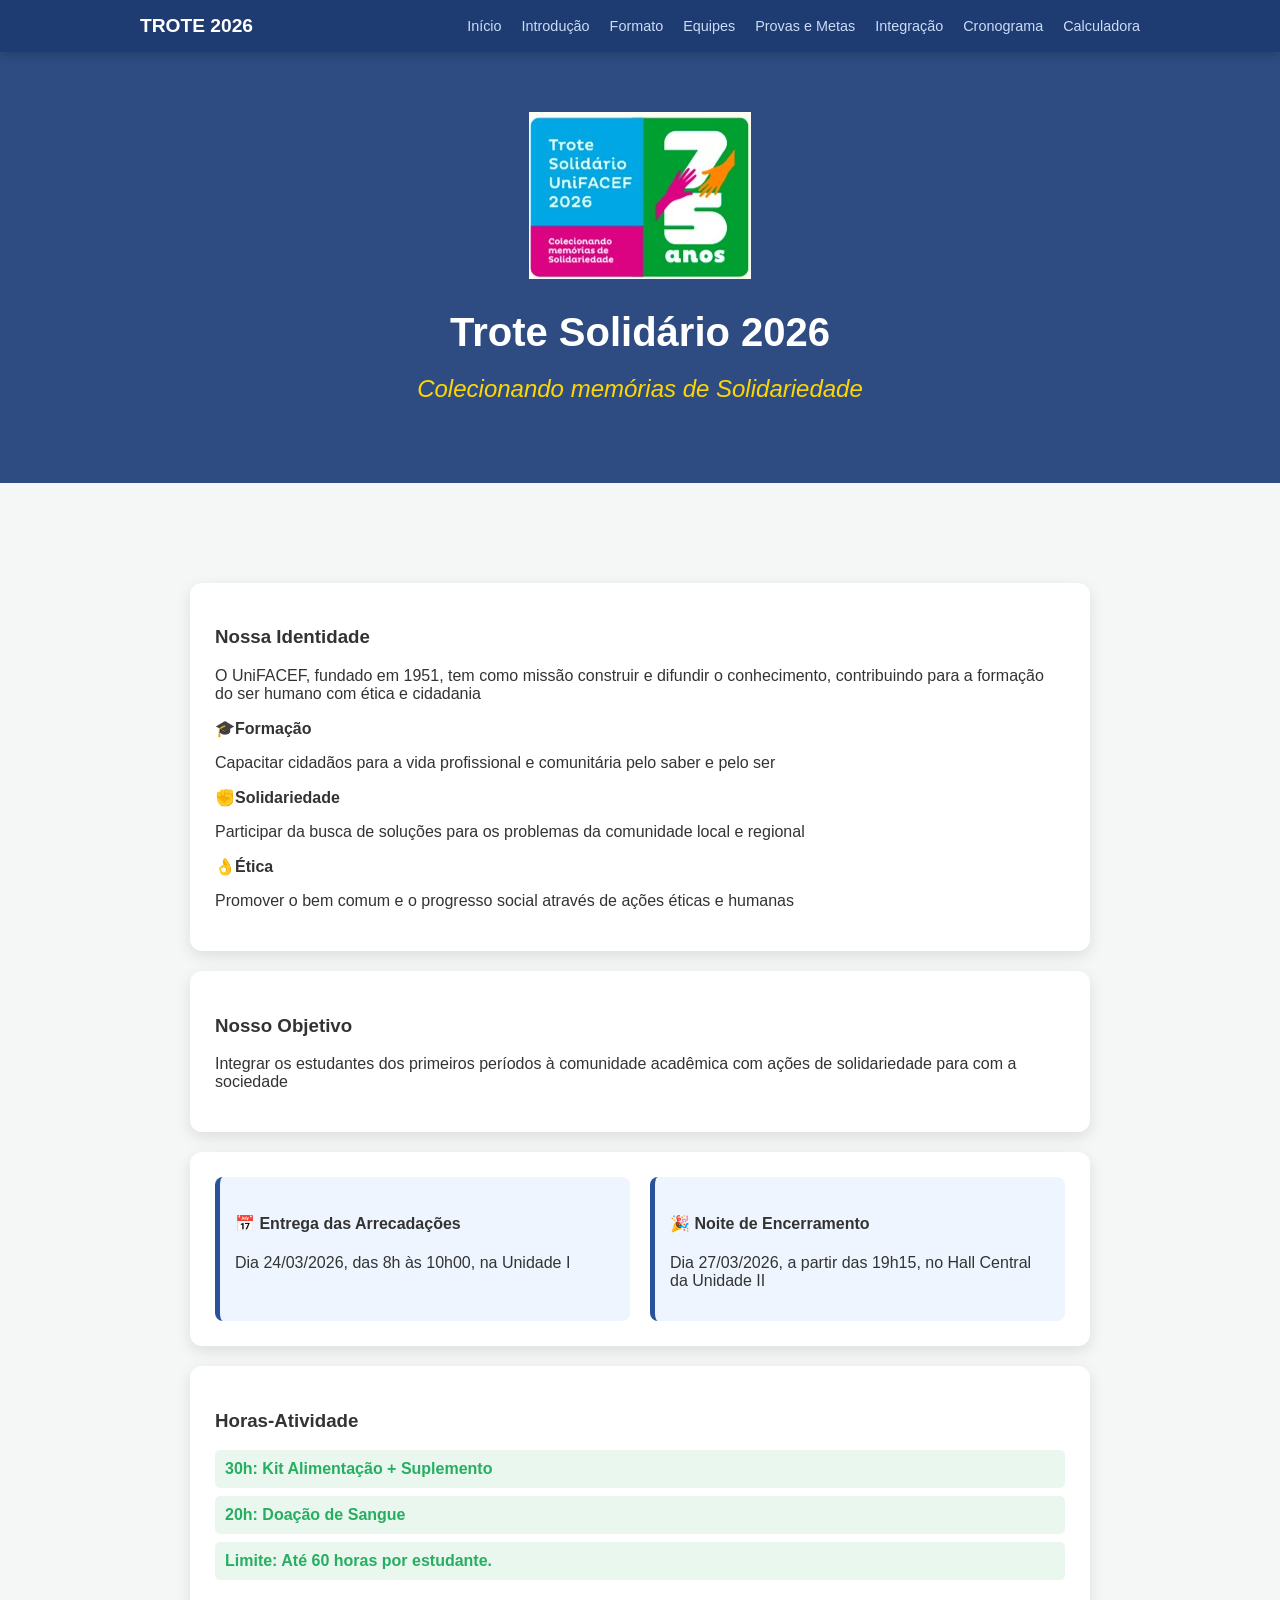
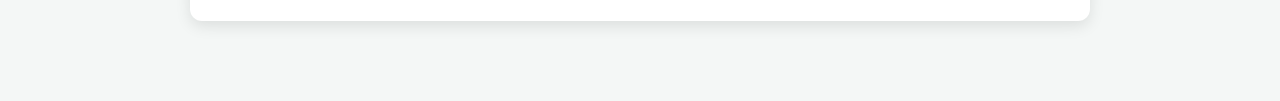
<file: index.html>
<!DOCTYPE html>
<html lang="pt-br">
    <head>
        <title> Trote Solidário </title>
        <meta charset="UTF-8">
        <link rel="stylesheet" href="style.css">
    </head>
    <body>
        <nav class="menu"> <!-- Menu de navegação -->
            <div class="menu-container">
                <a href="index.html" class="menu-logo"> Trote 2026 </a>
                <ul class="lista">
                    <li> <a href="index.html"> Início </a> </li>
                    <li> <a href="introducao.html"> Introdução </a> </li>
                    <li> <a href="formato.html"> Formato </a> </li>
                    <li> <a href="equipes.html"> Equipes </a> </li>
                    <li> <a href="provas.html"> Provas e Metas </a> </li>
                    <li> <a href="integracao.html"> Integração </a> </li>
                    <li> <a href="cronograma.html"> Cronograma </a> </li>
                    <li> <a href="calculadora.html"> Calculadora </a> </li>
                </ul>
            </div>
        </nav>
        <header class="cabecalho">
            <div class="cabecalho-container">
                <img src="tr.ima.jpeg" alt="UniFACEF" class="cabecalho-logo"/>
                <h1> Trote Solidário 2026 </h1>
                <h2> Colecionando memórias de Solidariedade </h2>
            </div>

        </header>
        <main class="principal">
            <section>
                <h3> Nossa Identidade </h3>
                <p> O UniFACEF, fundado em 1951, tem como missão construir e difundir o conhecimento, contribuindo para a formação do ser humano com ética e cidadania </p>
                <div class="pilares-container">
                    <div class="pilar"> 
                        <strong> 🎓Formação </strong>
                        <p> Capacitar cidadãos para a vida profissional e comunitária pelo saber e pelo ser </p>
                    </div>
                    <div class="pilar"> 
                        <strong> ✊Solidariedade </strong>
                        <p> Participar da busca de soluções para os problemas da comunidade local e regional </p>
                    </div>
                    <div class="pilar"> 
                        <strong> 👌Ética </strong>
                        <p> Promover o bem comum e o progresso social através de ações éticas e humanas </p>
                    </div>
                </div>
            </section>
            <section>
                <h3> Nosso Objetivo </h3>
                <p> 
                    Integrar os estudantes dos primeiros períodos à comunidade acadêmica com ações de solidariedade para com a sociedade 
                </p>
            </section>
            <section class="importante">
                <div class="card-meta"> 
                    <h4> 📅 Entrega das Arrecadações </h4>
                    <p> Dia 24/03/2026, das 8h às 10h00, na Unidade I </p>
                </div>
                <div class="card-meta">
                    <h4> 🎉 Noite de Encerramento </h4>
                    <p> Dia 27/03/2026, a partir das 19h15, no Hall Central da Unidade II </p>
                </div>    
            </section>
            <section class="recompensas">
                <h3> Horas-Atividade </h3>
                <ul>
                    <li> <strong> 30h: </strong> Kit Alimentação + Suplemento </li> 
                    <li> <strong> 20h: </strong>  Doação de Sangue </li> 
                    <li> <strong> Limite:  </strong>  Até 60 horas por estudante. </li> 
                </ul> 
            </section>
        </main>
    </body>
</html>
</file>
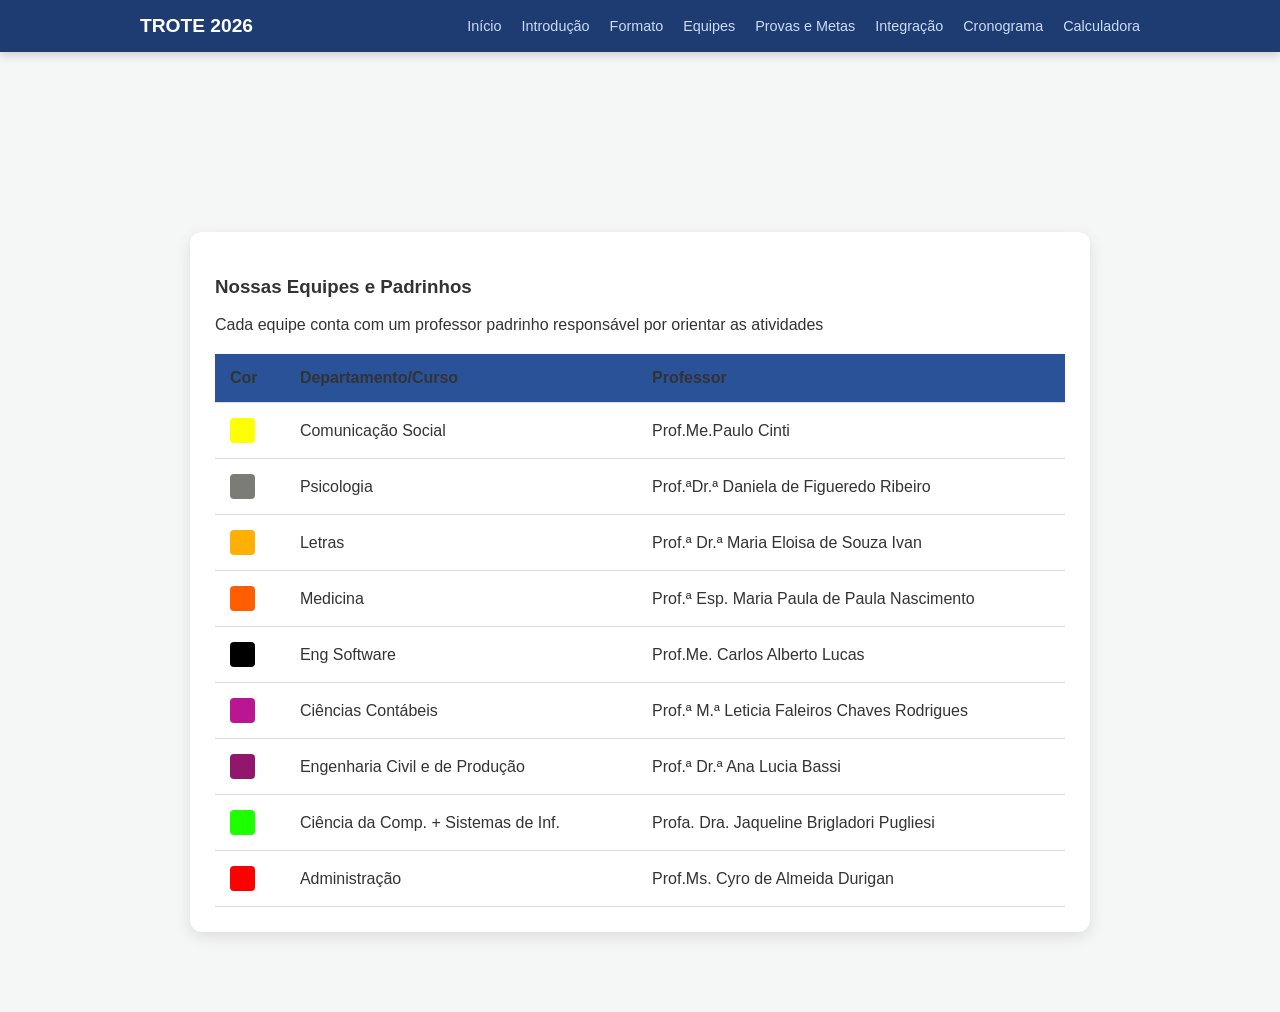
<file: equipes.html>
<!DOCTYPE html>
<html lang="pt-br">
<head>
    <meta charset="UTF-8">
    <link rel="stylesheet" href="style.css">
    <title>Provas e Metas - Trote 2026</title>
</head>
<body>
    <nav class="menu"> <!-- Menu de navegação -->
            <div class="menu-container">
                <a href="index.html" class="menu-logo"> Trote 2026 </a>
                <ul class="lista">
                    <li> <a href="index.html"> Início </a> </li>
                    <li> <a href="introducao.html"> Introdução </a> </li>
                    <li> <a href="formato.html"> Formato </a> </li>
                    <li> <a href="equipes.html"> Equipes </a> </li>
                    <li> <a href="provas.html"> Provas e Metas </a> </li>
                    <li> <a href="integracao.html"> Integração </a> </li>
                    <li> <a href="cronograma.html"> Cronograma </a> </li>
                    <li> <a href="calculadora.html"> Calculadora </a> </li>
                </ul>
            </div>
    </nav>
    <main class="principal">
            <section class="lista-equipes">
                <h3>Nossas Equipes e Padrinhos</h3>
                <p>Cada equipe conta com um professor padrinho responsável por orientar as atividades</p>
                <table> 
                    <thead>
                        <tr>
                            <th>Cor</th><th>Departamento/Curso</th> <th>Professor</th>
                        </tr>
                    </thead>
                    <tbody>
                        <tr>
                            <td><div class="box-amarela"></div></td>
                            <td>Comunicação Social</td>
                            <td>Prof.Me.Paulo Cinti</td>
                        </tr>
                        <tr>
                            <td><div class="box-cinza"></div></td>
                            <td>Psicologia</td>
                            <td>Prof.ªDr.ª Daniela de Figueredo Ribeiro</td>
                        </tr>
                        <tr>
                            <td><div class="box-laranja"></div></td>
                            <td>Letras</td>
                            <td>Prof.ª Dr.ª Maria Eloisa de Souza Ivan</td>
                        </tr>
                        <tr>
                            <td><div class="box-lescuro"></div></td>
                            <td>Medicina</td>
                            <td>Prof.ª Esp. Maria Paula de Paula Nascimento</td>
                        </tr>
                        <tr>
                            <td><div class="box-preto"></div></td>
                            <td>Eng Software</td>
                            <td>Prof.Me. Carlos Alberto Lucas</td>
                        </tr>
                        <tr>
                            <td><div class="box-rosa"></div></td>
                            <td>Ciências Contábeis</td>
                            <td>Prof.ª M.ª Leticia Faleiros Chaves Rodrigues</td>
                        </tr>
                        <tr>
                            <td><div class="box-roxo"></div></td>
                            <td>Engenharia Civil e de Produção</td>
                            <td>Prof.ª Dr.ª Ana Lucia Bassi</td>
                        </tr>
                        <tr>
                            <td><div class="box-verde"></div></td>
                            <td>Ciência da Comp. + Sistemas de Inf.</td>
                            <td>Profa. Dra. Jaqueline Brigladori Pugliesi</td>
                        </tr>
                        <tr>
                            <td><div class="box-vermelho"></div></td>
                            <td>Administração</td>
                            <td>Prof.Ms. Cyro de Almeida Durigan</td>
                        </tr>
                    </tbody>
                </table>
            </section>
        </main>
</body>
</html>
</file>
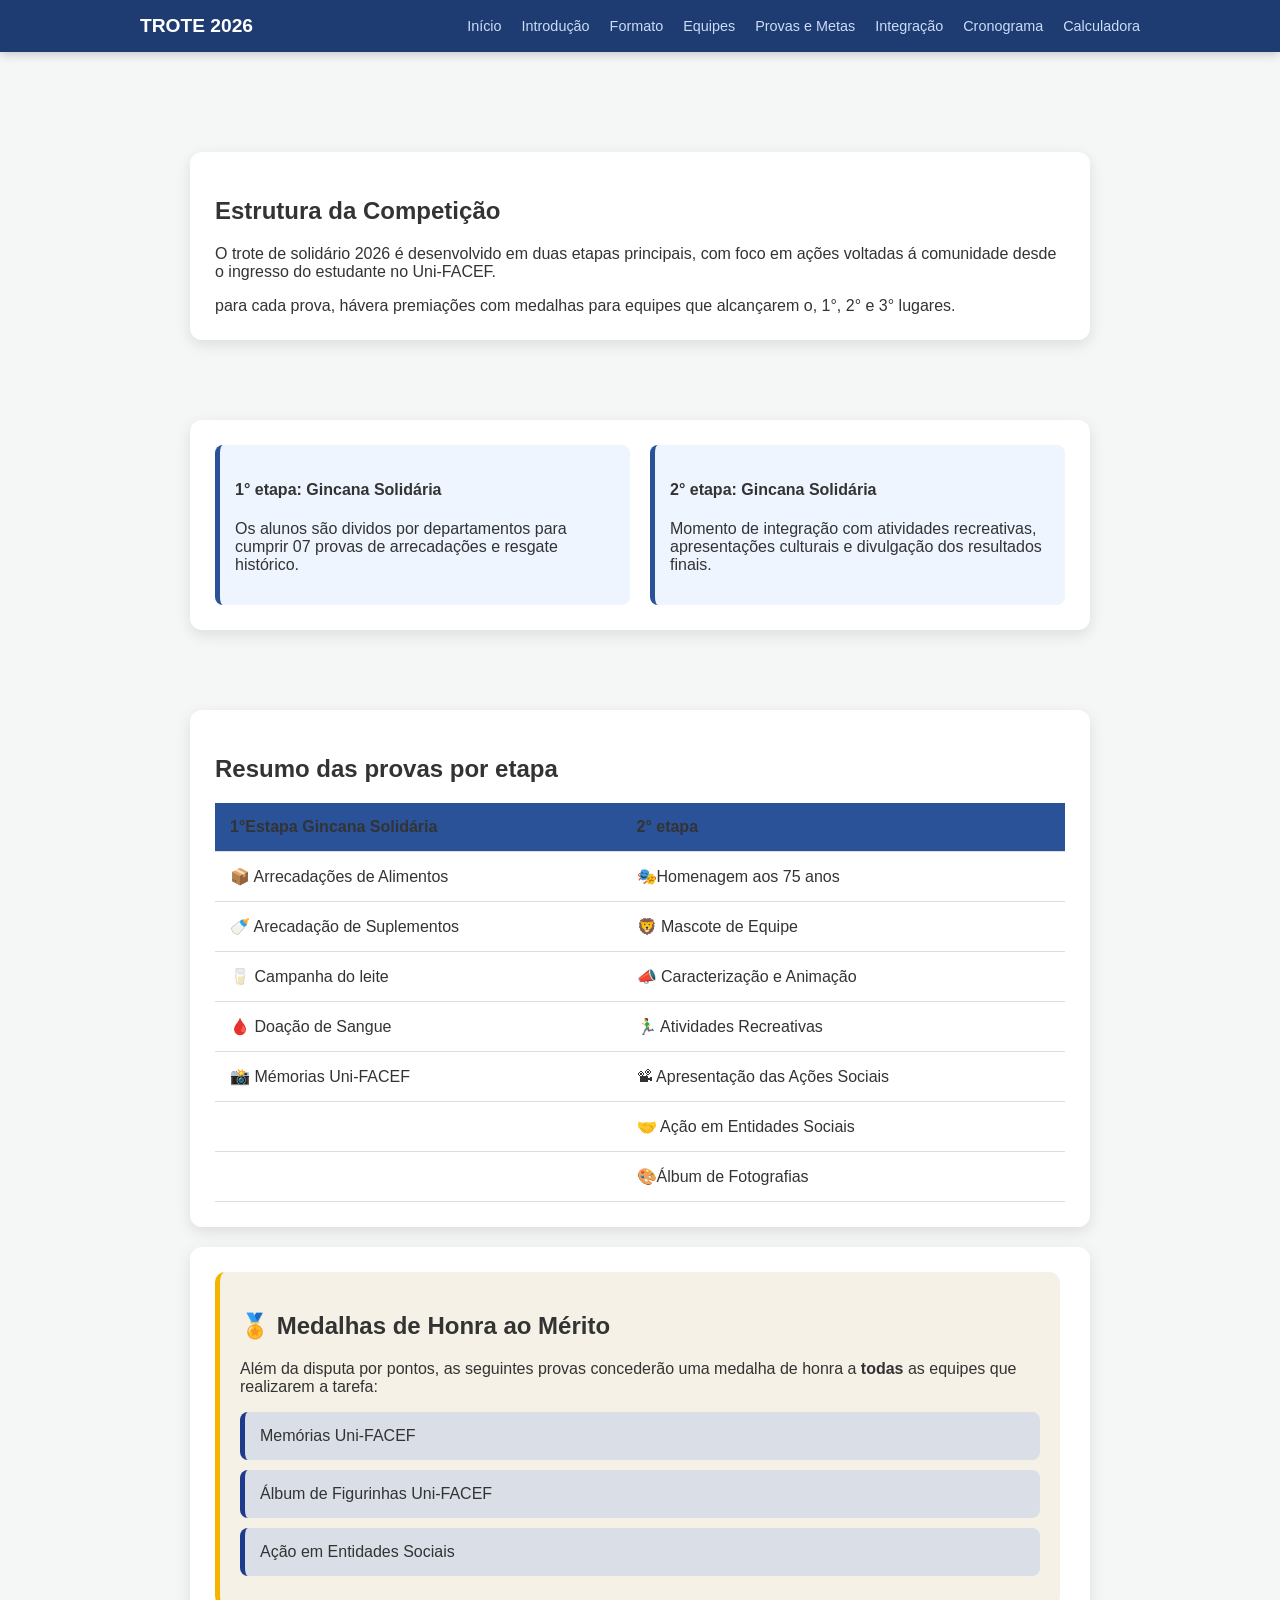
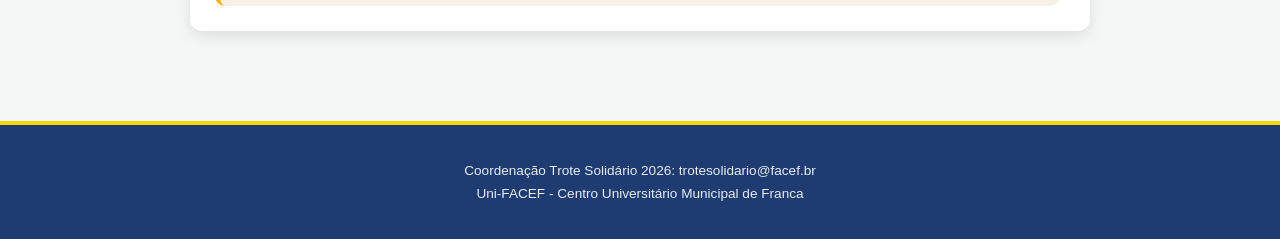
<file: formato.html>
<!DOCTYPE html>
<html lang="pt-br">
<head>
    <meta charset="UTF-8">
    <link rel="stylesheet" href="style.css">
    <title>Provas e Metas - Trote 2026</title>
</head>
<body>
    <nav class="menu"> <!-- Menu de navegação -->
            <div class="menu-container">
                <a href="index.html" class="menu-logo"> Trote 2026 </a>
                <ul class="lista">
                    <li> <a href="index.html"> Início </a> </li>
                    <li> <a href="introducao.html"> Introdução </a> </li>
                    <li> <a href="formato.html"> Formato </a> </li>
                    <li> <a href="equipes.html"> Equipes </a> </li>
                    <li> <a href="provas.html"> Provas e Metas </a> </li>
                    <li> <a href="integracao.html"> Integração </a> </li>
                    <li> <a href="cronograma.html"> Cronograma </a> </li>
                    <li> <a href="calculadora.html"> Calculadora </a> </li>
                </ul>
            </div>
    </nav>
    <main class="principal">
        <section>
            <h1> Estrutura da Competição</h1>
            <p> O trote de solidário 2026 é desenvolvido em duas etapas principais, com foco em ações voltadas á comunidade desde o ingresso do estudante no Uni-FACEF.</p>
            <p1> para cada prova, hávera premiações com medalhas para equipes que alcançarem o, 1°, 2° e 3° lugares.</p1>
        </section>
        <section class="importante1">
                <div class="card-meta2"> 
                    <h4> 1° etapa: Gincana Solidária </h4>
                    <p> Os alunos são dividos por departamentos para cumprir 07 provas de arrecadações e resgate histórico. </p>
                </div>
                <div class="card-meta2">
                    <h4> 2° etapa: Gincana Solidária </h4>
                    <p> Momento de integração com atividades recreativas, apresentações culturais e divulgação dos resultados finais. </p>
                </div>    
            </section>
                        <section class="lista-equipes">
                <h1>Resumo das provas por etapa</h1>
                <table> 
                    <thead>
                        <tr>
                            <th>1°Estapa Gincana Solidária</th> <th>2° etapa</th>
                        </tr>
                    </thead>
                    <tbody>
                        <tr>
                            
                            <td>📦 Arrecadações de Alimentos</td>
                            <td> 🎭Homenagem aos 75 anos</td>
                        </tr>
                        <tr>
                            
                            <td>🍼 Arecadação de Suplementos</td>
                            <td>🦁 Mascote de Equipe</td>
                        </tr>
                        <tr>
                            
                            <td>🥛 Campanha do leite</td>
                            <td>📣 Caracterização e Animação</td>
                        </tr>
                        <tr>
                            
                            <td>🩸 Doação de Sangue</td>
                            <td>🏃‍♂️ Atividades Recreativas</td>
                        </tr>
                        <tr>
                            
                            <td>📸 Mémorias Uni-FACEF</td>
                            <td>📽 Apresentação das Ações Sociais</td>
                        </tr>
                        <tr>
                            
                            <td></td>
                            <td>🤝 Ação em Entidades Sociais</td>
                        </tr>
                        <tr>
                            
                            <td></td>
                            <td>🎨Álbum de Fotografias</td>
                        </tr>
                        <tr>
                        </tbody>
                            
                </table>
            </section>
            <section>
                <div class="container-medalhas">
    <h2>🏅 Medalhas de Honra ao Mérito</h2>
    
    <p>
        Além da disputa por pontos, as seguintes provas concederão uma medalha de honra
        a <strong>todas</strong> as equipes que realizarem a tarefa:
    </p>

    <ul class="lista-medalhas">
        <li>Memórias Uni-FACEF</li>
        <li>Álbum de Figurinhas Uni-FACEF</li>
        <li>Ação em Entidades Sociais</li>
    </ul>
</div>
                </ul>
            </section>

    </main>
    <footer>
        <p>Coordenação Trote Solidário 2026: trotesolidario@facef.br </p>
        <p>Uni-FACEF - Centro Universitário Municipal de Franca </p>
    </footer>
</body>
</html>
</file>
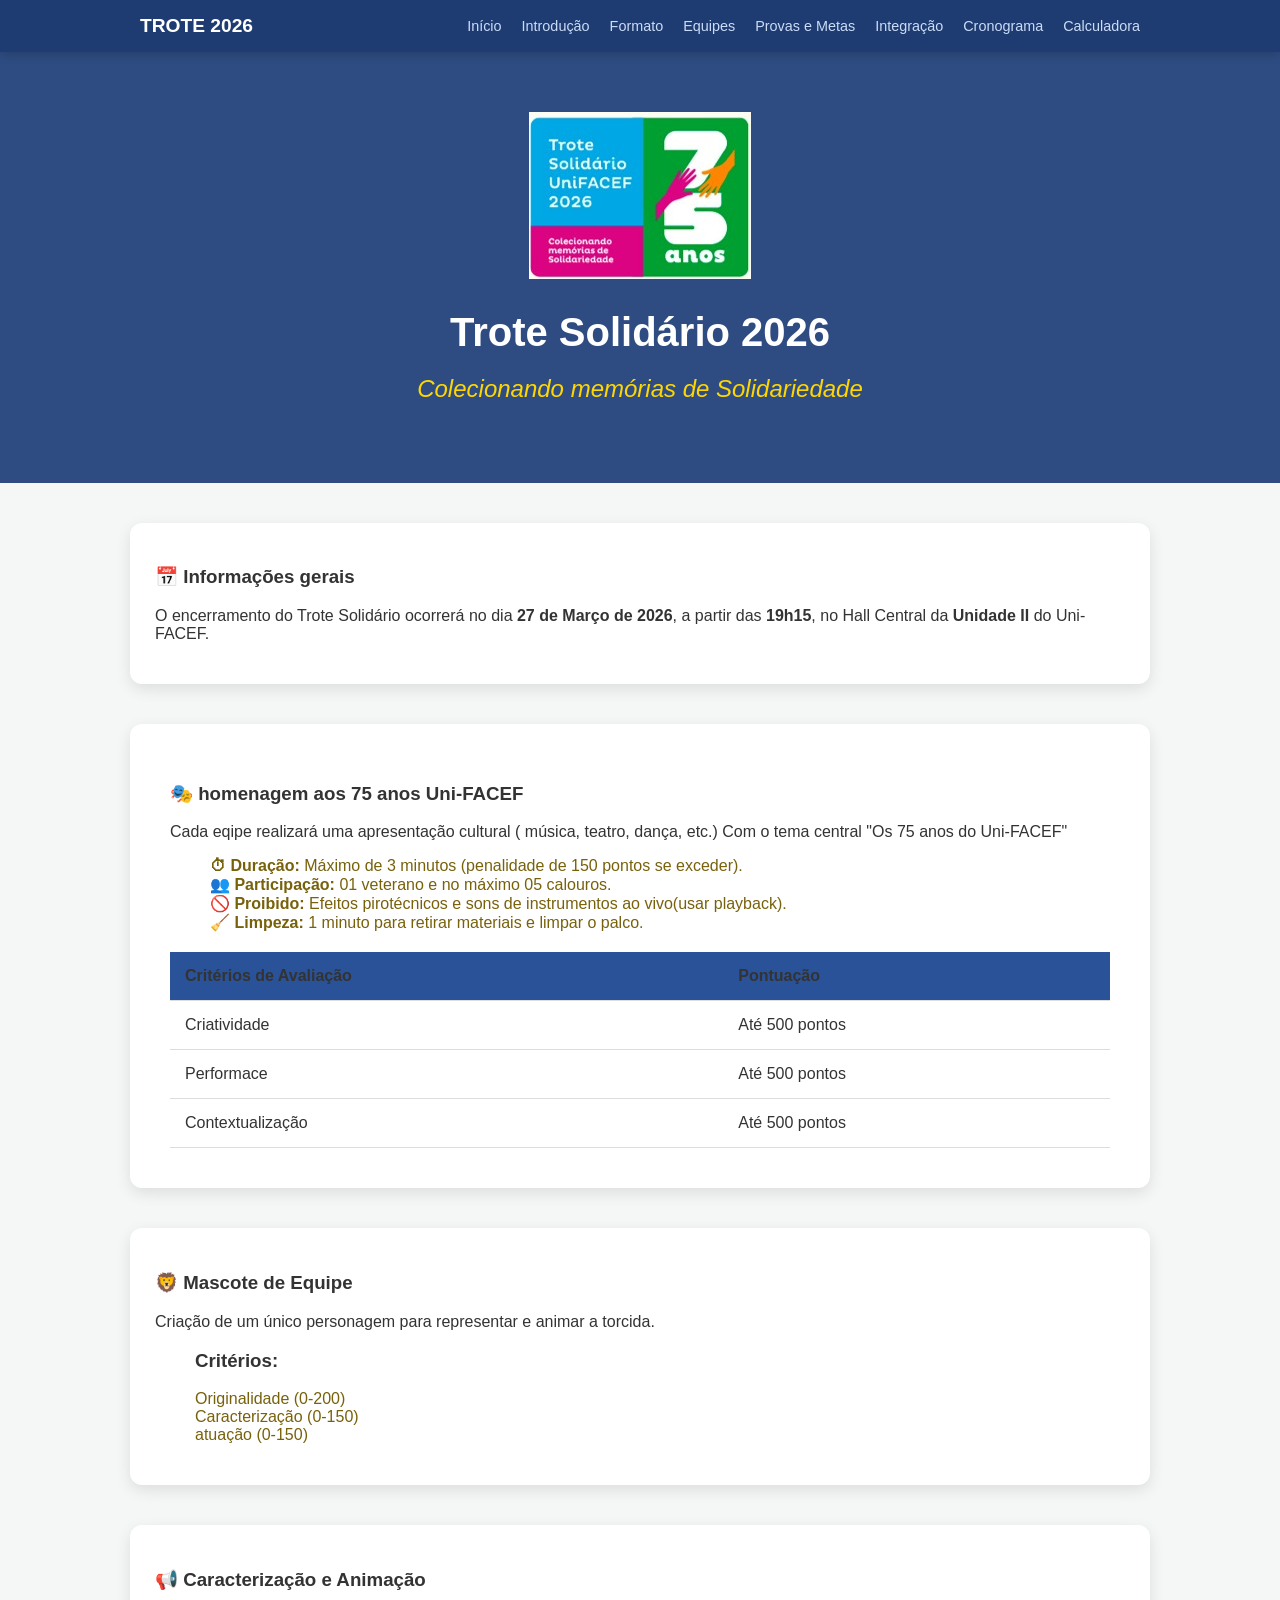
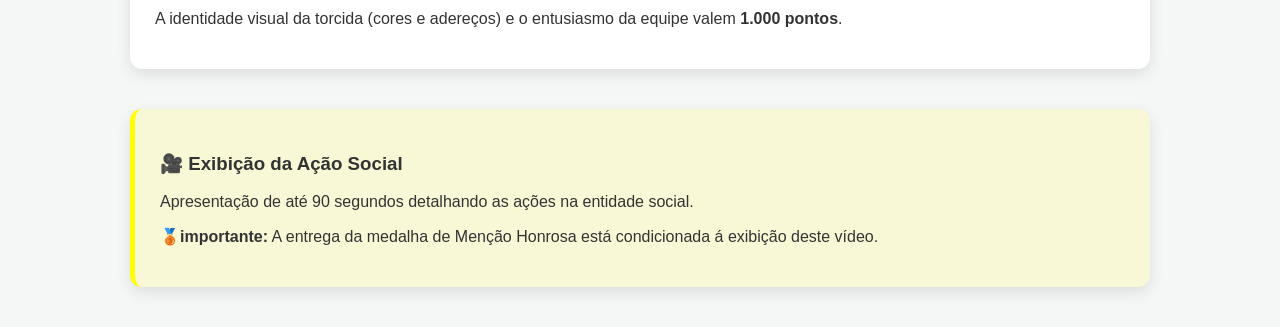
<file: integracao.html>
<!DOCTYPE html>
<html lang="pt-br">

<head>
    <title> Trote Solidário </title>
    <meta charset="UTF-8">
    <link rel="stylesheet" href="style.css">
</head>

<body>
    <nav class="menu"> <!-- Menu de navegação -->
        <div class="menu-container">
            <a href="index.html" class="menu-logo"> Trote 2026 </a>
            <ul class="lista">
                <li> <a href="index.html"> Início </a> </li>
                <li> <a href="introducao.html"> Introdução </a> </li>
                <li> <a href="formato.html"> Formato </a> </li>
                <li> <a href="equipes.html"> Equipes </a> </li>
                <li> <a href="provas.html"> Provas e Metas </a> </li>
                <li> <a href="integracao.html"> Integração </a> </li>
                <li> <a href="cronograma.html"> Cronograma </a> </li>
                <li> <a href="calculadora.html"> Calculadora </a> </li>
            </ul>
        </div>
    </nav>
    <header class="cabecalho">
        <div class="cabecalho-container">
            <img src="tr.ima.jpeg" alt="UniFACEF" class="cabecalho-logo" />
            <h1> Trote Solidário 2026 </h1>
            <h2> Colecionando memórias de Solidariedade </h2>
        </div>

    </header>

    <main>



        <section class="card-homenagem">

            <h3><strong>📅 Informações gerais</strong></h3>
            <p> O encerramento do Trote Solidário ocorrerá no dia <strong>27 de Março de 2026</strong>, a partir das
                <strong>19h15</strong>, no Hall Central da <strong> Unidade II</strong> do Uni-FACEF.
            </p>
        </section>
        <section class="card-dourado">
            <h3><strong>🎭 homenagem aos 75 anos Uni-FACEF</strong></h3>
            <p> Cada eqipe realizará uma apresentação cultural ( música, teatro, dança, etc.) Com o tema central "Os 75
                anos do Uni-FACEF"</p>
            <div>
                <ul class="dourado">

                    <li> <strong>⏱ Duração: </strong>Máximo de 3 minutos (penalidade de 150 pontos se exceder). </li>
                    <li> <strong>👥 Participação: </strong>01 veterano e no máximo 05 calouros. </li>
                    <li> <strong>🚫 Proibido:</strong> Efeitos pirotécnicos e sons de instrumentos ao vivo(usar
                        playback).
                    </li>
                    <li> <strong>🧹 Limpeza: </strong>1 minuto para retirar materiais e limpar o palco. </li>
            </div>
            <table>
                <thead>
                    <tr>
                        <th>Critérios de Avaliação</th>
                        <th>Pontuação</th>
                    </tr>
                </thead>
                <tbody>
                    <tr>

                        <td>Criatividade</td>
                        <td> Até 500 pontos</td>
                    </tr>
                    <tr>

                        <td>Performace</td>
                        <td>Até 500 pontos</td>
                    </tr>
                    <tr>

                        <td>Contextualização</td>
                        <td>Até 500 pontos</td>
                    </tr>


            </table>
        </section>
        <section class="mascote">
            <h3><strong>🦁 Mascote de Equipe</strong></h3>
            <p> Criação de um único personagem para representar e animar a torcida.</p>
            <ul>    <h3><strong>Critérios:</strong></h3>
            <li> <p1> Originalidade (0-200) </p1> </li>
            <li> <p2> Caracterização (0-150)</p2> </li>
            <li> <p3> atuação (0-150) </p3> </li>
            </ul>
            </section>  
            <section class=" cracterização">
            <h3>📢 Caracterização e Animação</h3>
            <p> A identidade visual da torcida (cores e adereços) e o entusiasmo da equipe valem <strong>1.000 pontos</strong>.</p>
        </section>
        <section class="Exibicao">
            <h3>🎥 Exibição da Ação Social</h3>
            <p> Apresentação de até 90 segundos detalhando as ações na entidade social.</p>
            <p> <strong>🥉importante:</strong> A entrega da medalha de Menção Honrosa está condicionada á exibição deste vídeo.</p>
            </section>
    </main>

</body>

</html>
</file>
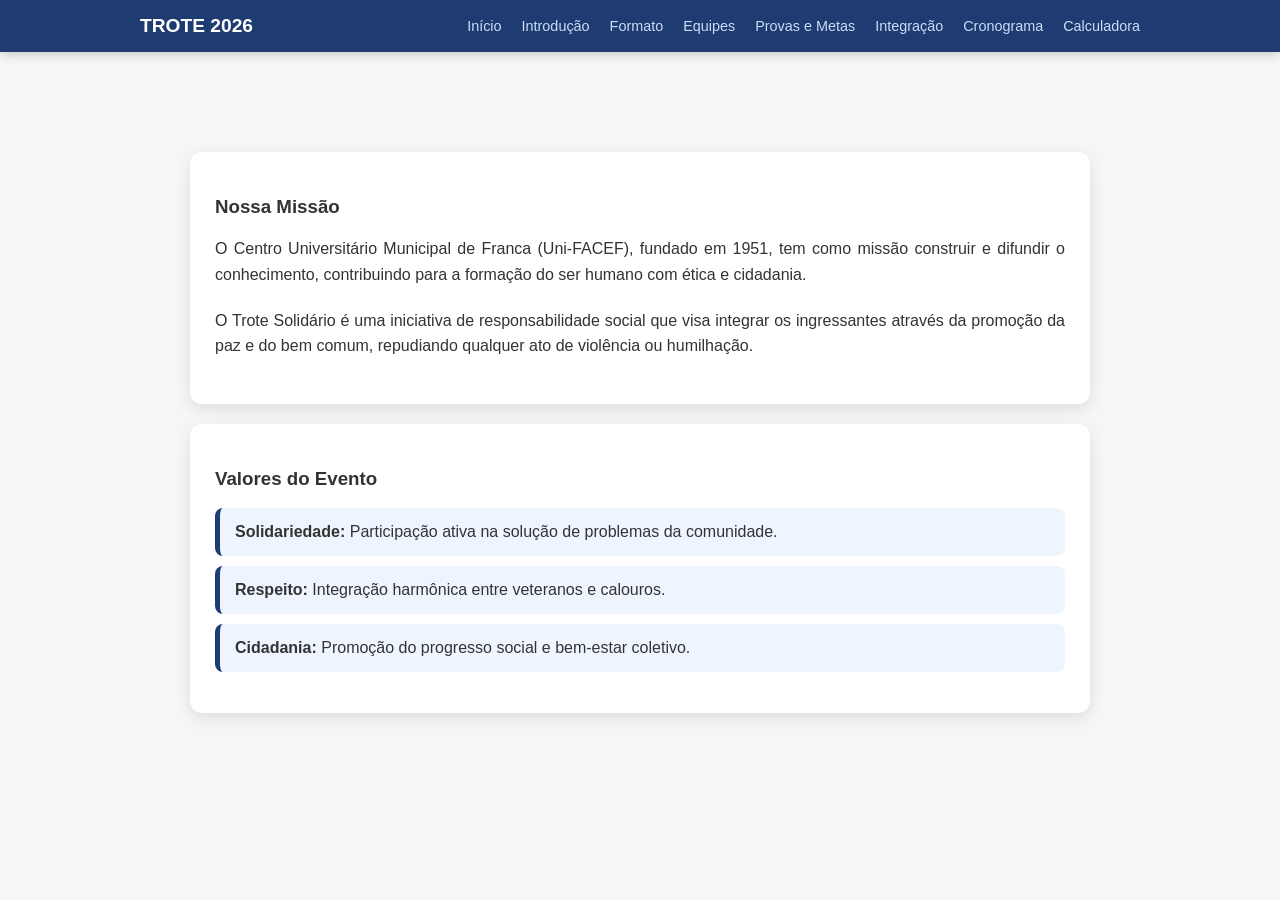
<file: introducao.html>
<!DOCTYPE html>
<html lang="pt-br">
    <head>
        <title> Trote Solidário </title>
        <meta charset="UTF-8">
        <link rel="stylesheet" href="style.css">
    </head>
    <body>
        <nav class="menu"> <!-- Menu de navegação -->
            <div class="menu-container">
                <a href="index.html" class="menu-logo"> Trote 2026 </a>
                <ul class="lista">
                    <li> <a href="index.html"> Início </a> </li>
                    <li> <a href="introducao.html"> Introdução </a> </li>
                    <li> <a href="formato.html"> Formato </a> </li>
                    <li> <a href="equipes.html"> Equipes </a> </li>
                    <li> <a href="provas.html"> Provas e Metas </a> </li>
                    <li> <a href="integracao.html"> Integração </a> </li>
                    <li> <a href="cronograma.html"> Cronograma </a> </li>
                    <li> <a href="calculadora.html"> Calculadora </a> </li>
                </ul>
            </div>
        </nav>
        <main class="principal">
            <section class="texto-introducao">
                <h3> Nossa Missão </h3>
                <p> 
                    O Centro Universitário Municipal de Franca (Uni-FACEF), fundado em 1951, tem como missão construir e difundir o conhecimento, contribuindo para a formação do ser humano com ética e cidadania.
                </p>
                <p>
                    O Trote Solidário é uma iniciativa de responsabilidade social que visa integrar os ingressantes através da promoção da paz e do bem comum, repudiando qualquer ato de violência ou humilhação.
                </p>
            </section>
            <section>
                <h3> Valores do Evento </h3>
                <ul class="lista-valores">
                    <li> 
                        <strong> Solidariedade: </strong> 
                        Participação ativa na solução de problemas da comunidade. 
                    </li>
                    <li> 
                        <strong> Respeito: </strong>
                        Integração harmônica entre veteranos e calouros.
                    </li>
                    <li> 
                        <strong> Cidadania: </strong>
                        Promoção do progresso social e bem-estar coletivo.
                    </li>
                </ul>
            </section>
        </main>
    </body>
</html>
</file>
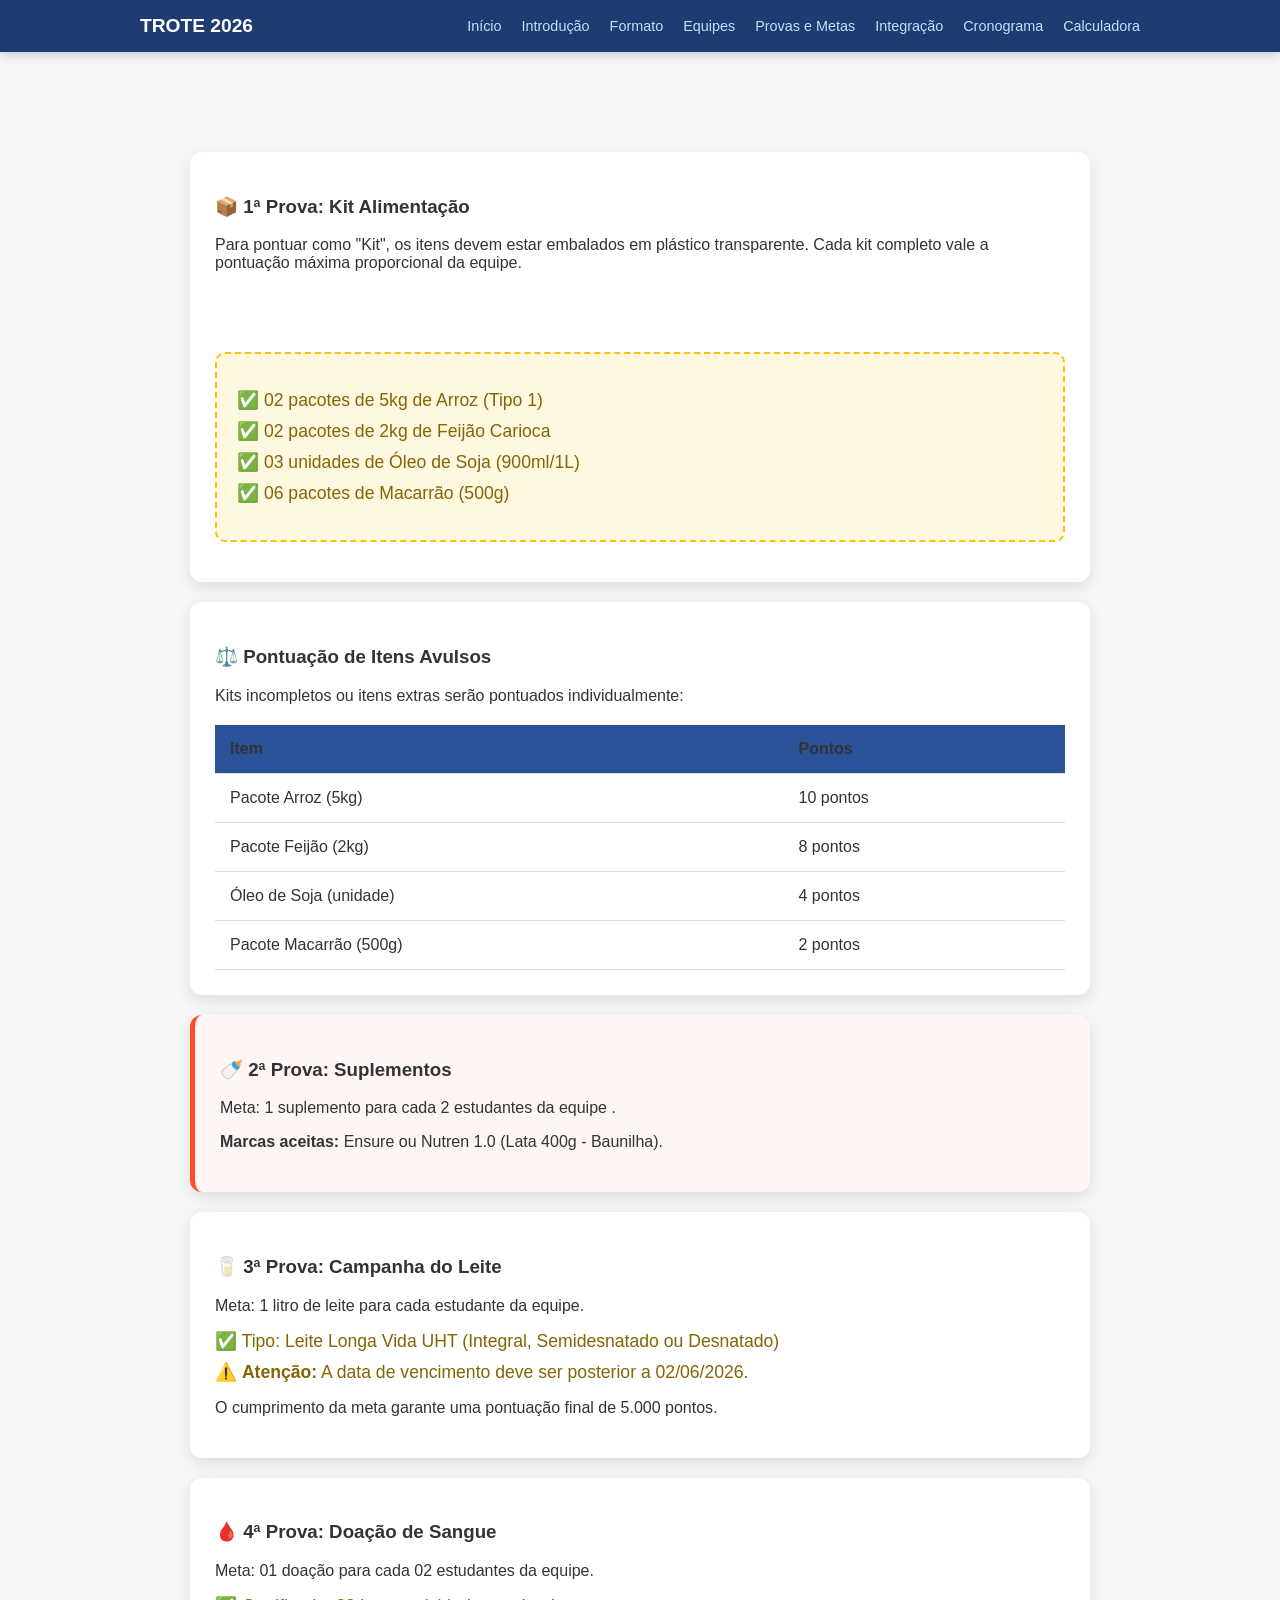
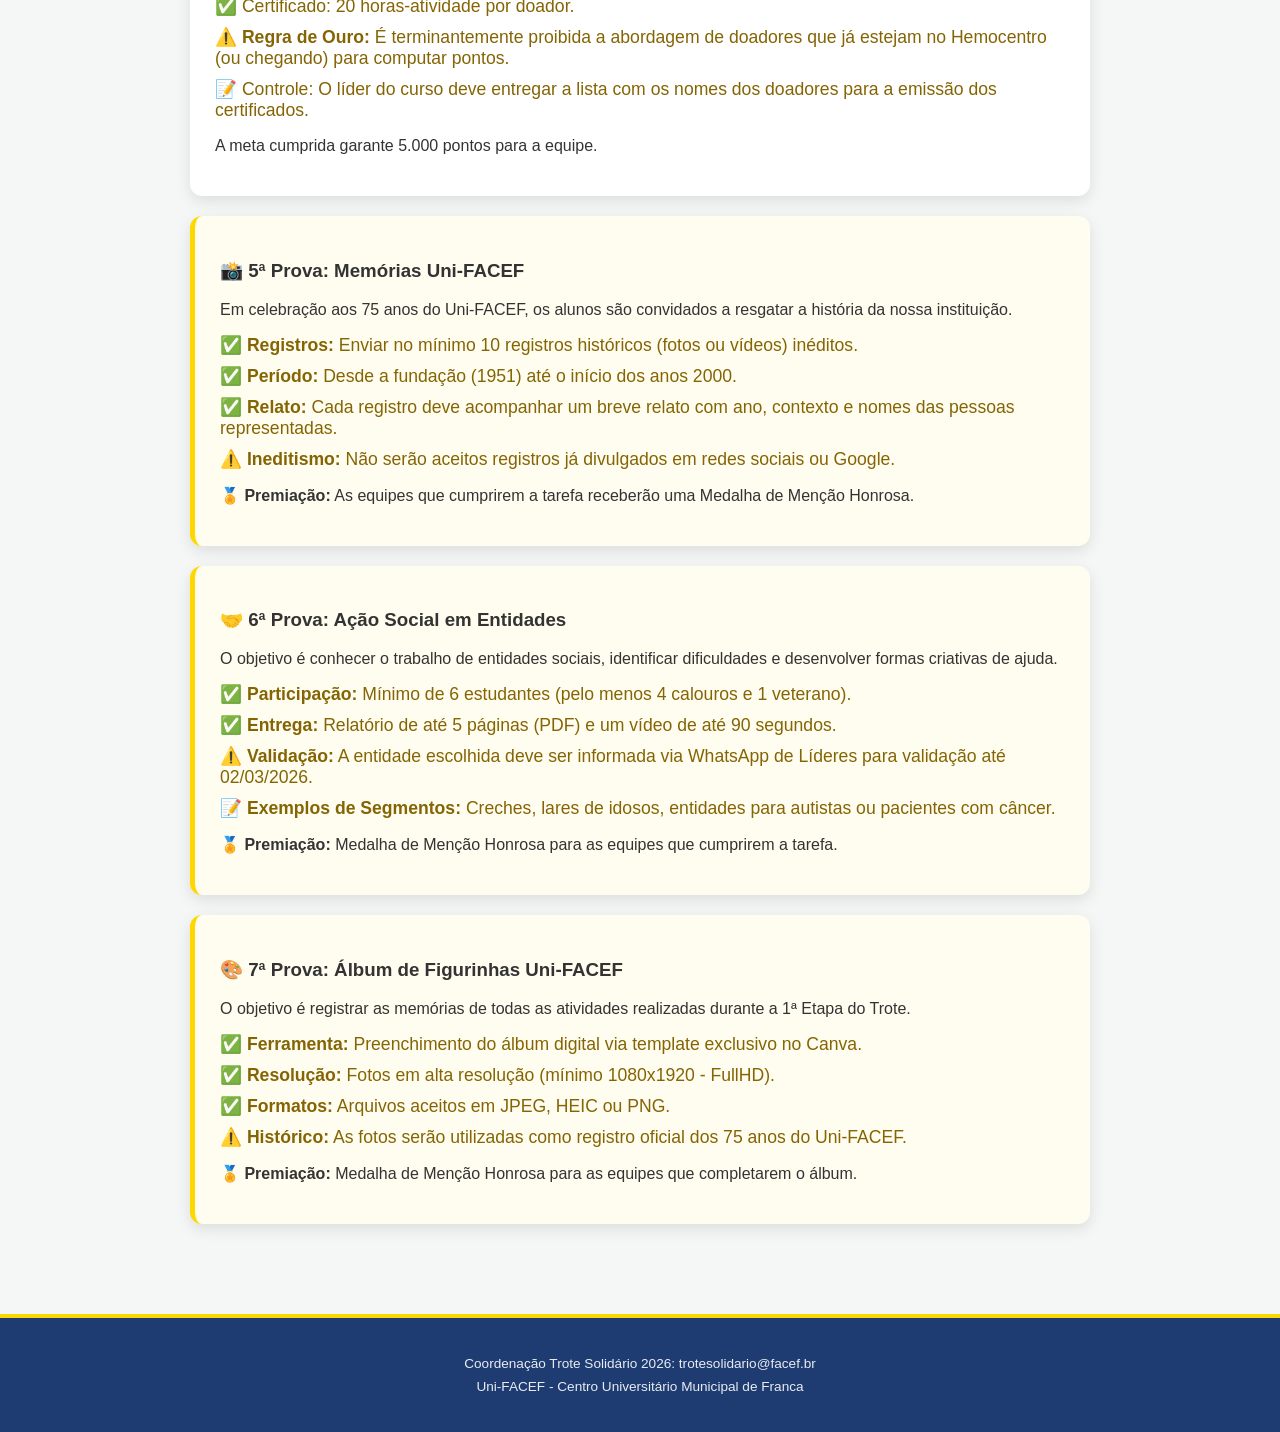
<file: provas.html>
<!DOCTYPE html>
<html lang="pt-br">
<head>
    <meta charset="UTF-8">
    <link rel="stylesheet" href="style.css">
    <title>Provas e Metas - Trote 2026</title>
</head>
<body>
    <nav class="menu"> <!-- Menu de navegação -->
            <div class="menu-container">
                <a href="index.html" class="menu-logo"> Trote 2026 </a>
                <ul class="lista">
                    <li> <a href="index.html"> Início </a> </li>
                    <li> <a href="introducao.html"> Introdução </a> </li>
                    <li> <a href="formato.html"> Formato </a> </li>
                    <li> <a href="equipes.html"> Equipes </a> </li>
                    <li> <a href="provas.html"> Provas e Metas </a> </li>
                    <li> <a href="integracao.html"> Integração </a> </li>
                    <li> <a href="cronograma.html"> Cronograma </a> </li>
                    <li> <a href="calculadora.html"> Calculadora </a> </li>
                </ul>
            </div>
    </nav>
    <main class="principal">
        <section>
            <h3>📦 1ª Prova: Kit Alimentação</h3>
            <p>Para pontuar como "Kit", os itens devem estar embalados em plástico transparente. Cada kit completo vale a pontuação máxima proporcional da equipe.</p>
            <div class="kit-container">
                <ul class="lista-itens">
                    <li>✅ 02 pacotes de 5kg de Arroz (Tipo 1) </li>
                    <li>✅ 02 pacotes de 2kg de Feijão Carioca </li>
                    <li>✅ 03 unidades de Óleo de Soja (900ml/1L) </li>
                    <li>✅ 06 pacotes de Macarrão (500g) </li>
                </ul>
            </div>
        </section>
         <section>
            <h3>⚖️ Pontuação de Itens Avulsos</h3>
            <p>Kits incompletos ou itens extras serão pontuados individualmente:</p>
            
            <table>
                <thead>
                    <tr>
                        <th>Item</th>
                        <th>Pontos</th>
                    </tr>
                </thead>
                <tbody>
                    <tr>
                        <td>Pacote Arroz (5kg)</td>
                        <td>10 pontos </td>
                    </tr>
                    <tr>
                        <td>Pacote Feijão (2kg)</td>
                        <td>8 pontos </td>
                    </tr>
                    <tr>
                        <td>Óleo de Soja (unidade)</td>
                        <td>4 pontos </td>
                    </tr>
                    <tr>
                        <td>Pacote Macarrão (500g)</td>
                        <td>2 pontos </td>
                    </tr>
                </tbody>
            </table>
        </section>
         <section class="suplementos">
            <h3>🍼 2ª Prova: Suplementos</h3>
            <p>Meta: 1 suplemento para cada 2 estudantes da equipe .</p>
            <p><strong>Marcas aceitas:</strong> Ensure ou Nutren 1.0 (Lata 400g - Baunilha).</p>
        </section>
        <section >
            <h3>🥛 3ª Prova: Campanha do Leite</h3>
            <p>Meta: 1 litro de leite para cada estudante da equipe.</p>
            <div>
                <ul class="lista-itens">
                    <li>✅ Tipo: Leite Longa Vida UHT (Integral, Semidesnatado ou Desnatado)</li>
                    <li>⚠️ <strong>Atenção:</strong> A data de vencimento deve ser posterior a 02/06/2026.</li>
                </ul>
            </div>
            <p>O cumprimento da meta garante uma pontuação final de 5.000 pontos.</p>
        </section>
        <section>
            <h3>🩸 4ª Prova: Doação de Sangue</h3>
            <p>Meta: 01 doação para cada 02 estudantes da equipe.</p>
            
            <div>
                <ul class="lista-itens">
                    <li>✅ Certificado: 20 horas-atividade por doador.</li>
                    <li>⚠️ <strong>Regra de Ouro:</strong> É terminantemente proibida a abordagem de doadores que já estejam no Hemocentro (ou chegando) para computar pontos.</li>
                    <li>📝 Controle: O líder do curso deve entregar a lista com os nomes dos doadores para a emissão dos certificados.</li>
                </ul>
            </div>
            <p>A meta cumprida garante 5.000 pontos para a equipe.</p>
        </section>
        <section class="memorias-facef">
            <h3>📸 5ª Prova: Memórias Uni-FACEF</h3>
            <p>Em celebração aos 75 anos do Uni-FACEF, os alunos são convidados a resgatar a história da nossa instituição.</p>
            
            <div>
                <ul class="lista-itens">
                    <li>✅ <strong>Registros:</strong> Enviar no mínimo 10 registros históricos (fotos ou vídeos) inéditos.</li>
                    <li>✅ <strong>Período:</strong> Desde a fundação (1951) até o início dos anos 2000.</li>
                    <li>✅ <strong>Relato:</strong> Cada registro deve acompanhar um breve relato com ano, contexto e nomes das pessoas representadas.</li>
                    <li>⚠️ <strong>Ineditismo:</strong> Não serão aceitos registros já divulgados em redes sociais ou Google.</li>
                </ul>
            </div>
            <p><strong>🏅 Premiação:</strong> As equipes que cumprirem a tarefa receberão uma Medalha de Menção Honrosa.</p>
        </section>
        <section class="acao-social">
            <h3>🤝 6ª Prova: Ação Social em Entidades</h3>
            <p>O objetivo é conhecer o trabalho de entidades sociais, identificar dificuldades e desenvolver formas criativas de ajuda.</p>
            <div>
                <ul class="lista-itens">
                    <li>✅ <strong>Participação:</strong> Mínimo de 6 estudantes (pelo menos 4 calouros e 1 veterano).</li>
                    <li>✅ <strong>Entrega:</strong> Relatório de até 5 páginas (PDF) e um vídeo de até 90 segundos.</li>
                    <li>⚠️ <strong>Validação:</strong> A entidade escolhida deve ser informada via WhatsApp de Líderes para validação até 02/03/2026.</li>
                    <li>📝 <strong>Exemplos de Segmentos:</strong> Creches, lares de idosos, entidades para autistas ou pacientes com câncer.</li>
                </ul>
            </div>
            <p><strong>🏅 Premiação:</strong> Medalha de Menção Honrosa para as equipes que cumprirem a tarefa.</p>
        </section>
         <section class="album-figurinhas">
            <h3>🎨 7ª Prova: Álbum de Figurinhas Uni-FACEF</h3>
            <p>O objetivo é registrar as memórias de todas as atividades realizadas durante a 1ª Etapa do Trote.</p>
            <div>
                <ul class="lista-itens">
                    <li>✅ <strong>Ferramenta:</strong> Preenchimento do álbum digital via template exclusivo no Canva.</li>
                    <li>✅ <strong>Resolução:</strong> Fotos em alta resolução (mínimo 1080x1920 - FullHD).</li>
                    <li>✅ <strong>Formatos:</strong> Arquivos aceitos em JPEG, HEIC ou PNG.</li>
                    <li>⚠️ <strong>Histórico:</strong> As fotos serão utilizadas como registro oficial dos 75 anos do Uni-FACEF.</li>
                </ul>
            </div>
            <p><strong>🏅 Premiação:</strong> Medalha de Menção Honrosa para as equipes que completarem o álbum.</p>
        </section>
    </main>
    <footer>
        <p>Coordenação Trote Solidário 2026: trotesolidario@facef.br </p>
        <p>Uni-FACEF - Centro Universitário Municipal de Franca </p>
    </footer>
</body>
</html>
</file>
<file: style.css>
body {
   margin: auto;
    font-family: 'Segoe UI', sans-serif;
    background-color: #f4f7f6;
    color: #333;
    zoom: auto;
    
}

.menu {
    background-color: #1e3c72;
    padding: 15px 0;
    position: sticky;
    /* menu fica sempre no topo */
    top: 0;
    /* posição 0 - posição acima */
    z-index: 1000;
    /*  fica sempre por cima dos outros conteúdos */
    box-shadow: 0 2px 10px rgba(0, 0, 0, 0.2);
    /* caixa com sombra */
}

.menu-container {
    max-width: 1000px;
    margin: 0 auto;
    display: flex;
    justify-content: space-between;
    align-items: center;
    padding: 0 20px;
}

.menu-logo {
    color: white;
    /* cor branca */
    text-decoration: none;
    /* link sem estar sublinhado */
    font-weight: bold;
    /* negrito */
    font-size: 1.2rem;
    /* 1.2 * 16px */
    text-transform: uppercase;
    /* letra maiúscula */
}

.lista {
    list-style: none;
    display: flex;
    gap: 20px;
    margin: 0;
    padding: 0;
}

.lista a {
    color: #CBDCF7;
    text-decoration: none;
    font-size: 0.9rem;
    font-weight: 500;
    transition: color 0.3s;
}

.lista a:hover {
    color: #ffffff;
}

.cabecalho {
    background-color: #2e4c82;
    color: white;
    padding: 60px 20px;
    text-align: center;
}

.cabecalho h1 {
    font-size: 2.5rem;
    margin-bottom: 5px;
}

.cabecalho h2 {
    font-weight: 300;
    font-style: italic;
    color: #ffd700;
}

.principal {
    /* -40px subiu auto embaixo e 40 é na lateral */
    max-width: 900px;
    margin: -40px auto 40px;
    padding: 20px;
    margin-top: 80px;
}

section {

    background: white;
    margin-bottom: 20px;
    padding: 25px;
    border-radius: 12px;
    box-shadow: 0 5px 15px rgba(0, 0, 0, 0.1);
}

.importante {
    display: flex;
    gap: 20px;
}

.card-meta {

    flex: 1;
    background: #eef5ff;
    padding: 15px;
    border-left: 5px solid #2a5298;
    border-radius: 8px;
}

.recompensas ul {
    list-style: none;
    padding: 0;
}

.recompensas li {
    background: #e9f7ef;
    margin: 8px 0;
    padding: 10px;
    border-radius: 5px;
    color: #27ae60;
    font-weight: bold;
}

.texto-introducao p {
    line-height: 1.6;
    /* melhora a leitura de textos longos */
    margin-bottom: 20px;
    text-align: justify;
    /* alinhamento justificado - alinha à esquerda e à direta */
}

.lista-valores {
    list-style: none;
    padding: 0;
}

.lista-valores li {
    background: #eef5ff;
    padding: 15px;
    margin-bottom: 10px;
    border-radius: 8px;
    border-left: 5px solid #1e3c72;
}

table {
    width: 100%;
    border-collapse: collapse;
    margin-top: 20px;
    background-color: white;
}

th,
td {
    padding: 15px;
    text-align: left;
    border-bottom: 1px solid #ddd;
}

th {
    background-color: #2a5298;
}

.box-amarela {
    width: 25px;
    height: 25px;
    border-radius: 4px;
    background: yellow;
}


.lista-equipes{
    margin-top: 80px;
}
.box-verde{
    width: 25px; height: 25px;
    border-radius: 4px;
    background-color: rgb(30, 255, 0);
}
.box-laranja{
    width: 25px; height: 25px;
    border-radius: 4px;
    background-color: rgb(255, 176, 5);
}
.box-lescuro{
    width: 25px; height: 25px;
    border-radius: 4px;
    background-color: rgb(255, 94, 0);
}
.box-preto{
    width: 25px; height: 25px;
    border-radius: 4px;
    background-color: rgb(0, 0, 0);
}
.box-vermelho{
    width: 25px; height: 25px;
    border-radius: 4px;
    background-color: rgb(255, 0, 0);
}
.box-rosa{
    width: 25px; height: 25px;
    border-radius: 4px;
    background-color: rgb(187, 22, 146);
}
.box-roxo{
    width: 25px; height: 25px;
    border-radius: 4px;
    background-color: rgb(145, 23, 108);
}
.box-cinza{
    width: 25px; height: 25px;
    border-radius: 4px;
    background-color: rgb(124, 124, 119);
}
/* aula 23-03 */
.kit-container {
    background-color: #fff8e1;
    border: 2px dashed #ffc107;
    padding: 20px;
    border-radius: 10px;
    margin: 15px 0;
    margin-top: 80px;
}

.lista-itens {
    list-style: none;
    padding: 0;
}

.lista-itens li {
    font-size: 1.1rem;
    margin: 10px 0;
    color: #856404;
}

.suplementos {
    border-left: 5px solid #ff4b2b;
    background-color: #fff5f5;
}

/* Destaque para as Provas de Menção Honrosa */
.memorias-facef,
.acao-social,
.album-figurinhas {
    border-left: 5px solid #ffd700;
    /* Cor dourada para medalhas */
    background-color: #fffdf0;
}

/* Estilização do Rodapé */
footer {
    background-color: #1e3c72;
    /* Azul escuro oficial do Uni-FACEF  */
    color: white;
    /* Texto em branco para contraste */
    text-align: center;
    /* Centraliza as informações de contato */
    padding: 30px 20px;
    /* Espaçamento interno para não sufocar o texto */
    margin-top: 50px;
    /* Afasta o rodapé do conteúdo principal (main) */
    font-size: 0.85rem;
    /* Fonte levemente menor para hierarquia visual */
    border-top: 4px solid #ffd700;
    /* Linha dourada discreta no topo do footer */
}

footer p {
    margin: 8px 0;
    /* Espaçamento entre as linhas de texto */
    opacity: 0.9;
    /* Deixa o texto suavemente menos brilhante que o menu */
}

.importante1 {
    display: flex;
    margin-top: 80px;
    gap: 20px;
}

.card-meta2 {

    flex: 1;
    background: #eef5ff;
    padding: 15px;
    border-left: 5px solid #2a5298;
    border-radius: 8px;
}

.container-medalhas {
    background-color: #f5f1e6;
    border-left: 5px solid #f4b400;
    border-radius: 10px;
    padding: 20px;
    max-width: 800px;
}

/* Remove bolinhas padrão */
.lista-medalhas {
    list-style: none;
    padding: 0;
    margin: 0;
}

/* Cada item da lista */
.lista-medalhas li {
    background-color: #d9dee7;
    border-left: 5px solid #1e3a8a;
    border-radius: 8px;
    padding: 15px;
    margin-bottom: 10px;

    transition: transform 0.3s ease, box-shadow 0.3s ease;
}

.lista-medalhas li:hover {
    transform: translateY(-5px);
    box-shadow: 0 8px 15px rgba(0, 0, 0, 0.15);
}

.lista-equipes {
    transition: transform 0.3s ease, box-shadow 0.3s ease;
}

.lista-equipes td:hover {
    transform: translateY(-5px);
    box-shadow: 0 8px 15px rgba(0, 0, 0, 0.15);
}

.card-homenagem {
    background: white;
    margin-bottom: 20px 80px;
    padding: 25px;
    margin-top: 80px;
    margin:40px 130px;
    border-radius: 12px;
    box-shadow: 0 5px 15px rgba(0, 0, 0, 0.1);
}
.dourado {
    list-style: none;
}
.card-dourado{
    margin-bottom: 20px 80px;
    padding: 40px;
    margin:40px 130px;
    border-radius: 12px;
    box-shadow: 0 5px 15px rgba(0, 0, 0, 0.1);
    text-align: left;
}
.dourado li{
    color: #78610b;
}
.mascote, .cracterização {
    background: white;
    margin-bottom: 20px;
    margin:40px 130px;
    padding: 25px;
    border-radius: 12px;
    box-shadow: 0 5px 15px rgba(0, 0, 0, 0.1);
    
}
.Exibicao{

background: rgb(249, 248, 214);
    margin-bottom: 20px;
    margin:40px 130px;
    padding: 25px;
    border-radius: 12px;
    box-shadow: 0 5px 15px rgba(0, 0, 0, 0.1);
    border-left: yellow solid 5px;
}
.mascote li{
    list-style: none;
    color: #78610b;
}
</file>
